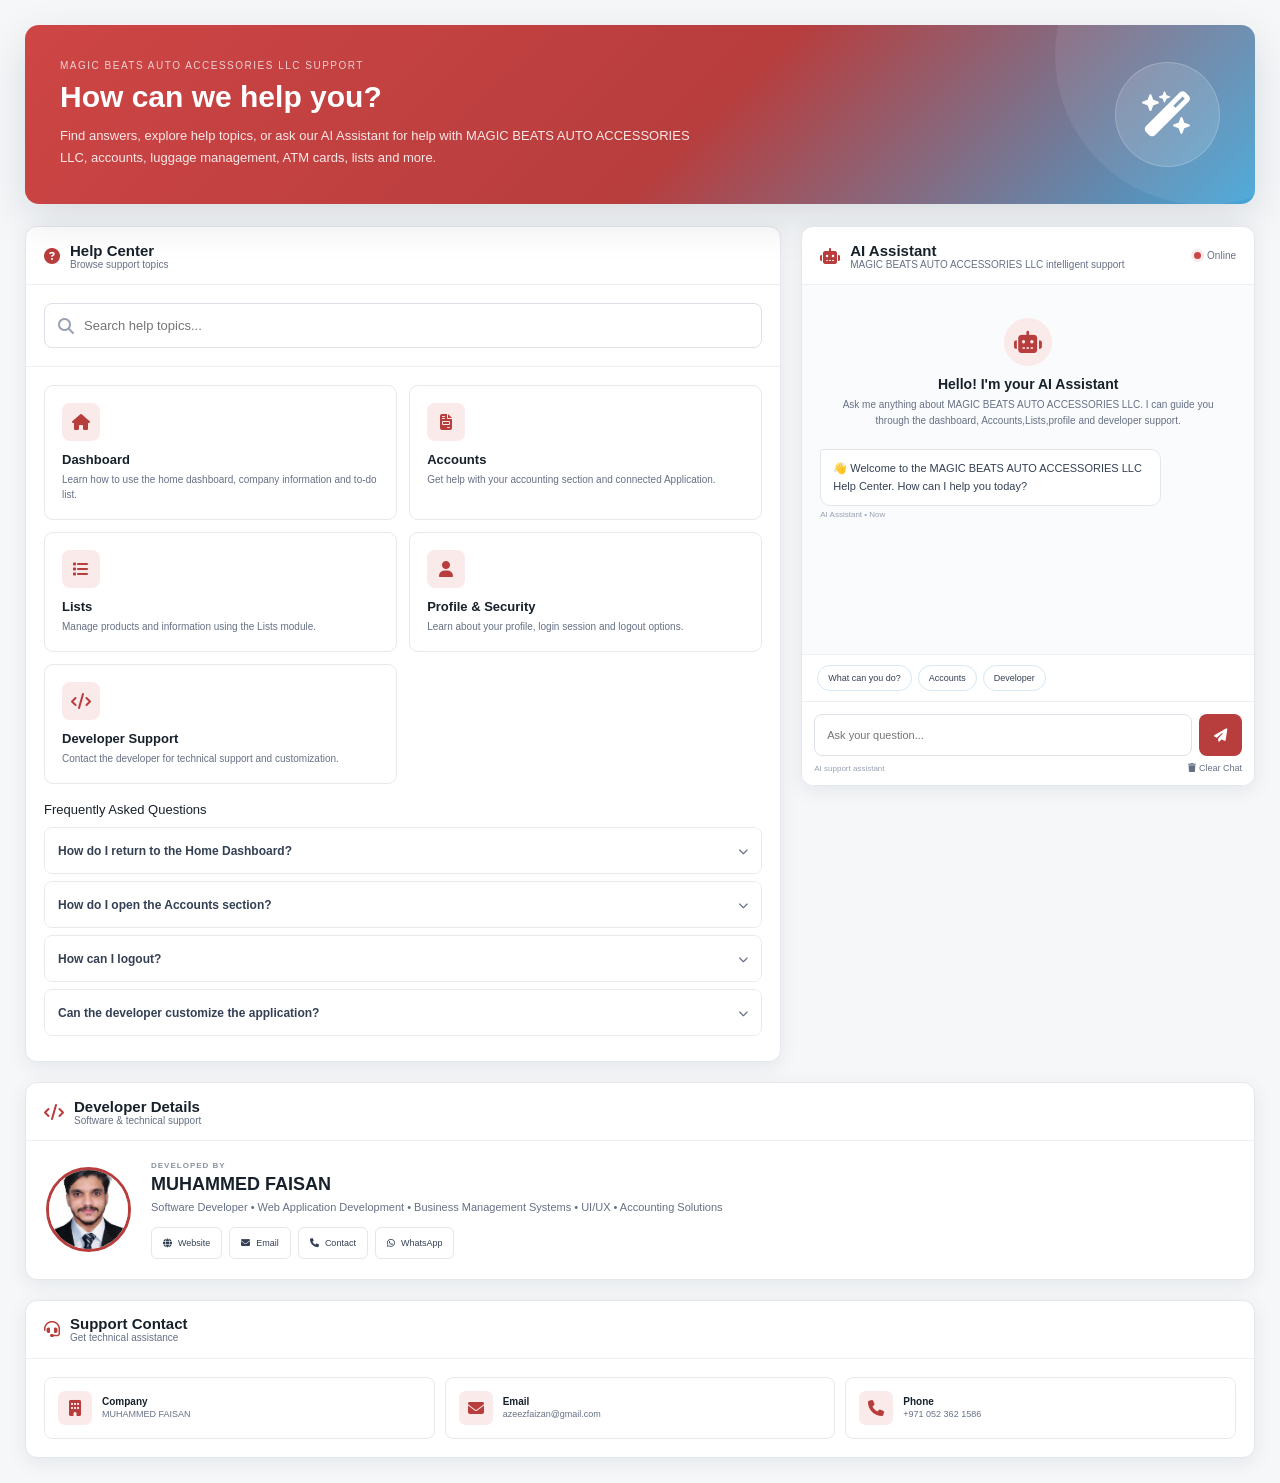
<file: help.html>
<!DOCTYPE html>
<html lang="en">

<head>
    <meta charset="UTF-8">
    <meta name="viewport" content="width=device-width, initial-scale=1.0">

    <title>Help Center - MAGIC BEATS AUTO ACCESSORIES LLC</title>

    <link rel="icon" href="images/blacklo.png">

    <link rel="stylesheet" href="https://cdnjs.cloudflare.com/ajax/libs/font-awesome/6.5.1/css/all.min.css">

    <style>
        /* =========================================================
   GLOBAL
========================================================= */

        :root {
            --green: #CE4545;
            --green2: #B83D3D;
            --green3: #D95A5A;
            --green-light: #FBEAEA;

            --text: #17212b;
            --muted: #667085;
            --border: #e5e7eb;
            --bg: #f5f7f9;
            --white: #ffffff;

            --danger: #dc2626;

            --shadow: 0 5px 20px rgba(15, 23, 42, .07);
            --shadow-lg: 0 15px 45px rgba(15, 23, 42, .12);
        }

        * {
            margin: 0;
            padding: 0;
            box-sizing: border-box;
            font-family: "Segoe UI", Arial, sans-serif;
        }

        html,
        body {
            width: 100%;
            min-height: 100%;
        }

        body {
            background: var(--bg);
            color: var(--text);
        }


        /* =========================================================
   APP
========================================================= */

        .app {
            width: 100%;
            min-height: 100vh;
        }


        /* =========================================================
   HEADER
========================================================= */

        .header {
            height: 72px;
            background: #fff;
            border-bottom: 1px solid var(--border);

            display: flex;
            align-items: center;
            justify-content: space-between;

            padding: 0 28px;

            position: sticky;
            top: 0;
            z-index: 1000;
        }

        .header-left {
            display: flex;
            align-items: center;
            gap: 14px;
        }

        .logo {
            width: 48px;
            height: 48px;
            object-fit: contain;
        }

        .header-title {
            display: flex;
            flex-direction: column;
        }

        .header-title strong {
            font-size: 15px;
            color: var(--text);
        }

        .header-title span {
            font-size: 10px;
            color: var(--muted);
            margin-top: 2px;
        }

        .header-right {
            display: flex;
            align-items: center;
            gap: 10px;
        }

        .back-btn {
            height: 40px;
            padding: 0 14px;

            border: 1px solid var(--border);
            background: #fff;
            border-radius: 7px;

            cursor: pointer;

            display: flex;
            align-items: center;
            gap: 8px;

            color: #344054;
            font-size: 12px;
            font-weight: 600;

            transition: .2s;
        }

        .back-btn:hover {
            background: var(--green-light);
            color: var(--green2);
            border-color: #B8DDF2;
        }


        /* =========================================================
   MAIN
========================================================= */

        .main {
            width: 100%;
            max-width: 1500px;
            margin: auto;

            padding: 25px;
        }


        /* =========================================================
   HERO
========================================================= */

        .hero {
            background:
                linear-gradient(135deg,
                    #CE4545 0%,
                    #B83D3D 55%,
                    #42A5D8 100%);

            border-radius: 14px;

            padding: 35px;

            color: white;

            display: flex;
            align-items: center;
            justify-content: space-between;

            gap: 30px;

            margin-bottom: 22px;

            box-shadow: var(--shadow-lg);

            overflow: hidden;

            position: relative;
        }

        .hero::after {
            content: "";

            position: absolute;

            width: 300px;
            height: 300px;

            right: -100px;
            top: -120px;

            border-radius: 50%;

            background: rgba(255, 255, 255, .07);
        }

        .hero-content {
            position: relative;
            z-index: 2;
        }

        .hero-label {
            font-size: 10px;
            text-transform: uppercase;
            letter-spacing: 1.5px;
            opacity: .75;

            margin-bottom: 8px;
        }

        .hero h1 {
            font-size: 30px;
            line-height: 1.2;

            margin-bottom: 10px;
        }

        .hero p {
            max-width: 650px;

            font-size: 13px;
            line-height: 1.7;

            opacity: .88;
        }

        .ai-hero-icon {
            width: 105px;
            height: 105px;

            border-radius: 50%;

            background: rgba(255, 255, 255, .13);

            border: 1px solid rgba(255, 255, 255, .2);

            display: flex;
            align-items: center;
            justify-content: center;

            font-size: 45px;

            position: relative;
            z-index: 2;
        }


        /* =========================================================
   LAYOUT
========================================================= */

        .help-layout {
            display: grid;

            grid-template-columns:
                minmax(0, 1.25fr) minmax(350px, .75fr);

            gap: 20px;

            align-items: start;
        }


        /* =========================================================
   PANEL
========================================================= */

        .panel {
            background: #fff;

            border: 1px solid var(--border);

            border-radius: 12px;

            box-shadow: var(--shadow);

            overflow: hidden;
        }

        .panel-header {
            min-height: 58px;

            padding: 0 18px;

            border-bottom: 1px solid #edf0f2;

            display: flex;
            align-items: center;
            justify-content: space-between;
        }

        .panel-header-left {
            display: flex;
            align-items: center;
            gap: 10px;
        }

        .panel-header-left i {
            color: var(--green2);
        }

        .panel-header h2 {
            font-size: 15px;
        }

        .panel-header p {
            font-size: 10px;
            color: var(--muted);
        }


        /* =========================================================
   SEARCH
========================================================= */

        .search-area {
            padding: 18px;

            border-bottom: 1px solid #edf0f2;
        }

        .search-box {
            height: 45px;

            border: 1px solid #dce2e7;

            border-radius: 8px;

            display: flex;
            align-items: center;

            padding: 0 13px;

            gap: 10px;

            background: #fff;

            transition: .2s;
        }

        .search-box:focus-within {
            border-color: #5AA9D6;
            box-shadow: 0 0 0 3px rgba(30, 136, 199, .07);
        }

        .search-box i {
            color: #98a2b3;
        }

        .search-box input {
            width: 100%;

            border: 0;
            outline: 0;

            font-size: 13px;

            color: var(--text);
        }


        /* =========================================================
   HELP CATEGORIES
========================================================= */

        .help-categories {
            padding: 18px;

            display: grid;

            grid-template-columns:
                repeat(2, 1fr);

            gap: 12px;
        }

        .help-card {
            border: 1px solid #e6eaed;

            border-radius: 9px;

            padding: 17px;

            cursor: pointer;

            transition: .2s;

            background: #fff;
        }

        .help-card:hover {
            transform: translateY(-2px);

            border-color: #B8DDF2;

            background: #F8FCFF;

            box-shadow: 0 8px 20px rgba(15, 23, 42, .06);
        }

        .help-card-icon {
            width: 38px;
            height: 38px;

            border-radius: 8px;

            background: var(--green-light);

            display: flex;
            align-items: center;
            justify-content: center;

            color: var(--green2);

            margin-bottom: 11px;
        }

        .help-card h3 {
            font-size: 13px;

            margin-bottom: 5px;
        }

        .help-card p {
            font-size: 10px;

            line-height: 1.5;

            color: var(--muted);
        }


        /* =========================================================
   FAQ
========================================================= */

        .faq-section {
            padding: 0 18px 18px;
        }

        .faq-title {
            font-size: 13px;
            margin-bottom: 10px;
        }

        .faq {
            border: 1px solid #e7eaed;

            border-radius: 8px;

            margin-bottom: 7px;

            overflow: hidden;
        }

        .faq-question {
            width: 100%;

            border: 0;

            background: #fff;

            min-height: 45px;

            padding: 0 13px;

            display: flex;
            align-items: center;
            justify-content: space-between;

            cursor: pointer;

            text-align: left;

            font-size: 12px;
            font-weight: 600;

            color: #344054;
        }

        .faq-question i {
            font-size: 10px;

            transition: .2s;

            color: #667085;
        }

        .faq-answer {
            display: none;

            padding: 0 13px 13px;

            font-size: 11px;

            line-height: 1.7;

            color: var(--muted);

            background: #fff;
        }

        .faq.open .faq-answer {
            display: block;
        }

        .faq.open .faq-question i {
            transform: rotate(180deg);
        }


        /* =========================================================
   AI ASSISTANT
========================================================= */

        .ai-panel {
            position: sticky;
            top: 92px;
        }

        .ai-status {
            display: flex;
            align-items: center;
            gap: 6px;

            font-size: 10px;
            color: #667085;
        }

        .status-dot {
            width: 7px;
            height: 7px;

            border-radius: 50%;

            background: #CE4545;

            box-shadow: 0 0 0 3px #FBEAEA;
        }


        /* =========================================================
   CHAT
========================================================= */

        .chat-container {
            height: 500px;

            display: flex;
            flex-direction: column;
        }

        .chat-messages {
            flex: 1;

            overflow-y: auto;

            padding: 18px;

            background: #fafbfc;

            scroll-behavior: smooth;
        }

        .chat-welcome {
            text-align: center;

            padding: 15px 10px 20px;
        }

        .ai-avatar {
            width: 48px;
            height: 48px;

            border-radius: 50%;

            margin: 0 auto 10px;

            background: var(--green-light);

            color: var(--green2);

            display: flex;
            align-items: center;
            justify-content: center;

            font-size: 22px;
        }

        .chat-welcome h3 {
            font-size: 14px;
            margin-bottom: 5px;
        }

        .chat-welcome p {
            font-size: 10px;
            color: var(--muted);

            line-height: 1.6;
        }


        /* =========================================================
   MESSAGE
========================================================= */

        .message {
            display: flex;

            margin-bottom: 13px;

            animation: messageIn .25s ease;
        }

        @keyframes messageIn {
            from {
                opacity: 0;
                transform: translateY(5px);
            }

            to {
                opacity: 1;
                transform: translateY(0);
            }
        }

        .message.user {
            justify-content: flex-end;
        }

        .message-content {
            max-width: 82%;
        }

        .message-bubble {
            padding: 10px 12px;

            border-radius: 10px;

            font-size: 11px;

            line-height: 1.6;

            word-wrap: break-word;
        }

        .message.ai .message-bubble {
            background: #fff;

            border: 1px solid #e3e7ea;

            color: #344054;

            border-top-left-radius: 3px;
        }

        .message.user .message-bubble {
            background: var(--green2);

            color: #fff;

            border-top-right-radius: 3px;
        }

        .message-time {
            font-size: 8px;

            color: #98a2b3;

            margin-top: 4px;
        }

        .message.user .message-time {
            text-align: right;
        }


        /* =========================================================
   TYPING
========================================================= */

        .typing {
            display: flex;
            align-items: center;

            gap: 4px;
        }

        .typing span {
            width: 5px;
            height: 5px;

            border-radius: 50%;

            background: #98a2b3;

            animation: typing .9s infinite;
        }

        .typing span:nth-child(2) {
            animation-delay: .15s;
        }

        .typing span:nth-child(3) {
            animation-delay: .3s;
        }

        @keyframes typing {

            0%,
            60%,
            100% {
                transform: translateY(0);
            }

            30% {
                transform: translateY(-4px);
            }

        }


        /* =========================================================
   SUGGESTIONS
========================================================= */

        .suggestions {
            padding: 10px 15px;

            display: flex;

            gap: 6px;

            overflow-x: auto;

            border-top: 1px solid #edf0f2;

            background: #fff;
        }

        .suggestion {
            flex-shrink: 0;

            border: 1px solid #D5E8F4;

            background: #fff;

            border-radius: 20px;

            padding: 7px 10px;

            font-size: 9px;

            color: #344054;

            cursor: pointer;

            transition: .2s;
        }

        .suggestion:hover {
            background: var(--green-light);
            color: var(--green2);
            border-color: #B8DDF2;
        }


        /* =========================================================
   CHAT INPUT
========================================================= */

        .chat-input-area {
            padding: 12px;

            border-top: 1px solid #edf0f2;

            background: #fff;
        }

        .chat-input {
            display: flex;

            gap: 7px;
        }

        .chat-input input {
            flex: 1;

            height: 42px;

            border: 1px solid #dce2e7;

            border-radius: 8px;

            padding: 0 12px;

            outline: 0;

            font-size: 11px;
        }

        .chat-input input:focus {
            border-color: #5AA9D6;
        }

        .send-btn {
            width: 43px;
            height: 42px;

            border: 0;

            border-radius: 8px;

            background: var(--green2);

            color: #fff;

            cursor: pointer;

            transition: .2s;
        }

        .send-btn:hover {
            background: #176B9F;
        }

        .send-btn:disabled {
            opacity: .5;
            cursor: not-allowed;
        }

        .chat-tools {
            display: flex;
            align-items: center;
            justify-content: space-between;

            margin-top: 7px;
        }

        .chat-tools span {
            font-size: 8px;
            color: #98a2b3;
        }

        .clear-chat {
            border: 0;
            background: none;

            color: #667085;

            cursor: pointer;

            font-size: 9px;
        }

        .clear-chat:hover {
            color: var(--danger);
        }


        /* =========================================================
   DEVELOPER
========================================================= */

        .developer-panel {
            margin-top: 20px;
        }

        .developer-body {
            padding: 20px;

            display: flex;

            align-items: center;

            gap: 20px;
        }

        .developer-photo {
            width: 85px;
            height: 85px;

            min-width: 85px;

            border-radius: 50%;

            overflow: hidden;

            border: 3px solid var(--green2);

            background: var(--green-light);
        }

        .developer-photo img {
            width: 100%;
            height: 100%;

            object-fit: cover;
        }

        .developer-info {
            flex: 1;
        }

        .developer-info small {
            display: block;

            color: #8a949e;

            text-transform: uppercase;

            font-size: 8px;

            letter-spacing: 1px;

            font-weight: 700;

            margin-bottom: 4px;
        }

        .developer-info h2 {
            font-size: 18px;

            margin-bottom: 4px;
        }

        .developer-info p {
            color: var(--muted);

            font-size: 11px;

            line-height: 1.6;
        }

        .developer-links {
            display: flex;

            gap: 7px;

            margin-top: 10px;
        }

        .developer-link {
            height: 32px;

            padding: 0 11px;

            border: 1px solid var(--border);

            border-radius: 6px;

            background: #fff;

            display: flex;

            align-items: center;

            gap: 6px;

            color: #344054;

            text-decoration: none;

            font-size: 9px;

            transition: .2s;
        }

        .developer-link:hover {
            background: var(--green-light);

            color: var(--green2);

            border-color: #B8DDF2;
        }


        /* =========================================================
   QUICK CONTACT
========================================================= */

        .contact-grid {
            padding: 18px;

            display: grid;

            grid-template-columns:
                repeat(3, 1fr);

            gap: 10px;
        }

        .contact-item {
            border: 1px solid #e7eaed;

            border-radius: 8px;

            padding: 13px;

            display: flex;

            align-items: center;

            gap: 10px;
        }

        .contact-icon {
            width: 34px;
            height: 34px;

            border-radius: 7px;

            background: var(--green-light);

            color: var(--green2);

            display: flex;
            align-items: center;
            justify-content: center;
        }

        .contact-item strong {
            display: block;

            font-size: 10px;
        }

        .contact-item span {
            display: block;

            font-size: 9px;

            color: var(--muted);

            margin-top: 2px;

            word-break: break-word;
        }


        /* =========================================================
   MOBILE
========================================================= */

        @media(max-width:1000px) {

            .help-layout {
                grid-template-columns: 1fr;
            }

            .ai-panel {
                position: relative;
                top: auto;
            }

            .chat-container {
                height: 550px;
            }

        }


        @media(max-width:700px) {

            .header {
                height: 62px;
                padding: 0 13px;
            }

            .logo {
                width: 40px;
                height: 40px;
            }

            .header-title strong {
                font-size: 13px;
            }

            .back-btn span {
                display: none;
            }

            .back-btn {
                width: 38px;
                padding: 0;

                justify-content: center;
            }

            .main {
                padding: 13px;
            }

            .hero {
                padding: 25px 20px;

                min-height: 190px;
            }

            .hero h1 {
                font-size: 23px;
            }

            .hero p {
                font-size: 11px;
            }

            .ai-hero-icon {
                width: 70px;
                height: 70px;

                min-width: 70px;

                font-size: 28px;
            }

            .help-categories {
                grid-template-columns: 1fr;
            }

            .developer-body {
                flex-direction: column;

                align-items: flex-start;
            }

            .contact-grid {
                grid-template-columns: 1fr;
            }

            .chat-container {
                height: 520px;
            }

        }


        @media(max-width:450px) {

            .hero {
                flex-direction: column;

                align-items: flex-start;
            }

            .ai-hero-icon {
                display: none;
            }

            .message-content {
                max-width: 90%;
            }

        }


        /* =========================================================
   NO RESULTS
========================================================= */

        .no-results {
            padding: 25px;

            text-align: center;

            color: #98a2b3;

            font-size: 11px;

            display: none;
        }
    </style>
</head>


<body>

    <div class="app">


        <!-- =====================================================
     HEADER
===================================================== -->

        



        <!-- =====================================================
     MAIN
===================================================== -->

        <main class="main">


            <!-- =====================================================
     HERO
===================================================== -->

            <section class="hero">

                <div class="hero-content">

                    <div class="hero-label">
                        MAGIC BEATS AUTO ACCESSORIES LLC Support
                    </div>

                    <h1>
                        How can we help you?
                    </h1>

                    <p>
                        Find answers, explore help topics, or ask our AI
                        Assistant for help with MAGIC BEATS AUTO ACCESSORIES LLC, accounts,
                        luggage management, ATM cards, lists and more.
                    </p>

                </div>


                <div class="ai-hero-icon">

                    <i class="fa-solid fa-wand-magic-sparkles"></i>

                </div>

            </section>



            <!-- =====================================================
     HELP + AI
===================================================== -->

            <div class="help-layout">


                <!-- =====================================================
     LEFT HELP CENTER
===================================================== -->

                <section class="panel">


                    <div class="panel-header">

                        <div class="panel-header-left">

                            <i class="fa-solid fa-circle-question"></i>

                            <div>

                                <h2>
                                    Help Center
                                </h2>

                                <p>
                                    Browse support topics
                                </p>

                            </div>

                        </div>

                    </div>



                    <!-- SEARCH -->

                    <div class="search-area">

                        <div class="search-box">

                            <i class="fa-solid fa-magnifying-glass"></i>

                            <input type="text" id="helpSearch" placeholder="Search help topics..." autocomplete="off">

                        </div>

                    </div>



                    <!-- CATEGORIES -->

                    <div class="help-categories" id="helpCategories">


                        <div class="help-card" data-search="dashboard home dashboard company information todo"
                            onclick="askAI('How do I use the Home Dashboard?')">

                            <div class="help-card-icon">

                                <i class="fa-solid fa-house"></i>

                            </div>

                            <h3>
                                Dashboard
                            </h3>

                            <p>
                                Learn how to use the home dashboard,
                                company information and to-do list.
                            </p>

                        </div>



                        <div class="help-card" data-search="accounts accounting google sheets accounts"
                            onclick="askAI('How does the Accounts section work?')">

                            <div class="help-card-icon">

                                <i class="fa-solid fa-file-invoice"></i>

                            </div>

                            <h3>
                                Accounts
                            </h3>

                            <p>
                                Get help with your accounting section
                                and connected Application.
                            </p>

                        </div>


                        <div class="help-card" data-search="lists products product list inventory"
                            onclick="askAI('How do I use the Lists section?')">

                            <div class="help-card-icon">

                                <i class="fa-solid fa-list"></i>

                            </div>

                            <h3>
                                Lists
                            </h3>

                            <p>
                                Manage products and information using
                                the Lists module.
                            </p>

                        </div>



                        <div class="help-card" data-search="profile logout login account"
                            onclick="askAI('How do I manage my profile and logout?')">

                            <div class="help-card-icon">

                                <i class="fa-solid fa-user"></i>

                            </div>

                            <h3>
                                Profile & Security
                            </h3>

                            <p>
                                Learn about your profile, login session
                                and logout options.
                            </p>

                        </div>



                        <div class="help-card" data-search="developer support contact software developer"
                            onclick="askAI('How can I contact the developer?')">

                            <div class="help-card-icon">

                                <i class="fa-solid fa-code"></i>

                            </div>

                            <h3>
                                Developer Support
                            </h3>

                            <p>
                                Contact the developer for technical
                                support and customization.
                            </p>

                        </div>


                    </div>


                    <div class="no-results" id="noResults">

                        <i class="fa-solid fa-magnifying-glass"></i>

                        <br><br>

                        No matching help topics found.

                    </div>



                    <!-- =================================================
         FAQ
    ================================================== -->

                    <div class="faq-section">

                        <div class="faq-title">
                            Frequently Asked Questions
                        </div>



                        <div class="faq">

                            <button class="faq-question" onclick="toggleFAQ(this)">

                                How do I return to the Home Dashboard?

                                <i class="fa-solid fa-chevron-down"></i>

                            </button>

                            <div class="faq-answer">

                                Click the Back to App button at the top.
                                You can then use the Home option in the
                                main navigation to return to the dashboard.

                            </div>

                        </div>



                        <div class="faq">

                            <button class="faq-question" onclick="toggleFAQ(this)">

                                How do I open the Accounts section?

                                <i class="fa-solid fa-chevron-down"></i>

                            </button>

                            <div class="faq-answer">

                                Open the main MAGIC BEATS AUTO ACCESSORIES LLC navigation and
                                select Accounts. The Accounts module loads
                                the connected  inside the application.

                            </div>

                        </div>



                        <div class="faq">

                            <button class="faq-question" onclick="toggleFAQ(this)">

                                How can I logout?

                                <i class="fa-solid fa-chevron-down"></i>

                            </button>

                            <div class="faq-answer">

                                Open your profile menu and select Logout.
                                Your current login session will be removed
                                from local storage.

                            </div>

                        </div>



                        <div class="faq">

                            <button class="faq-question" onclick="toggleFAQ(this)">

                                Can the developer customize the application?

                                <i class="fa-solid fa-chevron-down"></i>

                            </button>

                            <div class="faq-answer">

                                Yes. The developer can modify the interface,
                                add modules, connect databases and APIs,
                                improve the accounting workflow and add
                                additional functionality.

                            </div>

                        </div>

                    </div>

                </section>



                <!-- =====================================================
     AI ASSISTANT
===================================================== -->

                <section class="panel ai-panel">


                    <div class="panel-header">

                        <div class="panel-header-left">

                            <i class="fa-solid fa-robot"></i>

                            <div>

                                <h2>
                                    AI Assistant
                                </h2>

                                <p>
                                    MAGIC BEATS AUTO ACCESSORIES LLC intelligent support
                                </p>

                            </div>

                        </div>


                        <div class="ai-status">

                            <span class="status-dot"></span>

                            Online

                        </div>

                    </div>



                    <div class="chat-container">


                        <!-- CHAT MESSAGES -->

                        <div class="chat-messages" id="chatMessages">


                            <div class="chat-welcome">

                                <div class="ai-avatar">

                                    <i class="fa-solid fa-robot"></i>

                                </div>

                                <h3>
                                    Hello! I'm your AI Assistant
                                </h3>

                                <p>
                                    Ask me anything about MAGIC BEATS AUTO ACCESSORIES LLC.
                                    I can guide you through the dashboard,
                                    Accounts,Lists,profile and developer support.
                                </p>

                            </div>


                            <div class="message ai">

                                <div class="message-content">

                                    <div class="message-bubble">

                                        👋 Welcome to the MAGIC BEATS AUTO ACCESSORIES LLC Help Center.
                                        How can I help you today?

                                    </div>

                                    <div class="message-time">

                                        AI Assistant • Now

                                    </div>

                                </div>

                            </div>


                        </div>



                        <!-- SUGGESTIONS -->

                        <div class="suggestions">

                            <button class="suggestion" onclick="askAI('What can you help me with?')">
                                What can you do?
                            </button>

                            <button class="suggestion" onclick="askAI('How do I use Accounts?')">
                                Accounts
                            </button>

                            <button class="suggestion" onclick="askAI('How can I contact the developer?')">
                                Developer
                            </button>

                        </div>



                        <!-- INPUT -->

                        <div class="chat-input-area">

                            <div class="chat-input">

                                <input type="text" id="chatInput" placeholder="Ask your question..." autocomplete="off">

                                <button class="send-btn" id="sendBtn" onclick="sendMessage()">

                                    <i class="fa-solid fa-paper-plane"></i>

                                </button>

                            </div>


                            <div class="chat-tools">

                                <span>
                                    AI support assistant
                                </span>

                                <button class="clear-chat" onclick="clearChat()">

                                    <i class="fa-solid fa-trash"></i>

                                    Clear Chat

                                </button>

                            </div>

                        </div>


                    </div>

                </section>

            </div>



            <!-- =====================================================
     DEVELOPER DETAILS
===================================================== -->

            <section class="panel developer-panel" id="developerfaisan">


                <div class="panel-header">

                    <div class="panel-header-left">

                        <i class="fa-solid fa-code"></i>

                        <div>

                            <h2>
                                Developer Details
                            </h2>

                            <p>
                                Software & technical support
                            </p>

                        </div>

                    </div>

                </div>


                <div class="developer-body">


                    <div class="developer-photo">

                        <img src="images/FAISAN.jpg" alt="Muhammed Faisan">

                    </div>


                    <div class="developer-info">

                        <small>
                            Developed By
                        </small>

                        <h2>
                            MUHAMMED FAISAN
                        </h2>

                        <p>
                            Software Developer • Web Application Development
                            • Business Management Systems • UI/UX • Accounting
                            Solutions
                        </p>


                        <div class="developer-links">

                            <a href="https://faisan333.github.io/Faisan.github.io/" target="_blank"
                                class="developer-link">

                                <i class="fa-solid fa-globe"></i>

                                Website

                            </a>


                            <a href="mailto:magicbeatsauto@gmail.com" class="developer-link">

                                <i class="fa-solid fa-envelope"></i>

                                Email

                            </a>


                            <a href="tel:+971523621586" class="developer-link">

                                <i class="fa-solid fa-phone"></i>

                                Contact

                            </a>

                            <a href="https://wa.me/971523621586?text=Hello%20Muhammed%20Faisan,%20I%20need%20support."
                                target="_blank" rel="noopener noreferrer" class="developer-link">
                                <i class="fa-brands fa-whatsapp"></i>
                                WhatsApp
                            </a>

                        </div>

                    </div>

                </div>

            </section>



            <!-- =====================================================
     CONTACT
===================================================== -->

            <section class="panel developer-panel">

                <div class="panel-header">

                    <div class="panel-header-left">

                        <i class="fa-solid fa-headset"></i>

                        <div>

                            <h2>
                                Support Contact
                            </h2>

                            <p>
                                Get technical assistance
                            </p>

                        </div>

                    </div>

                </div>


                <div class="contact-grid">


                    <div class="contact-item">

                        <div class="contact-icon">

                            <i class="fa-solid fa-building"></i>

                        </div>

                        <div>

                            <strong>
                                Company
                            </strong>

                            <span>
                                MUHAMMED FAISAN
                            </span>

                        </div>

                    </div>



                    <div class="contact-item">

                        <div class="contact-icon">

                            <i class="fa-solid fa-envelope"></i>

                        </div>

                        <div>

                            <strong>
                                Email
                            </strong>

                            <span>
                                azeezfaizan@gmail.com
                            </span>

                        </div>

                    </div>



                    <div class="contact-item">

                        <div class="contact-icon">

                            <i class="fa-solid fa-phone"></i>

                        </div>

                        <div>

                            <strong>
                                Phone
                            </strong>

                            <span>
                                +971 052 362 1586
                            </span>

                        </div>

                    </div>


                </div>

            </section>


        </main>

    </div>



    <script>

        /* =========================================================
           BACK TO APP
        ========================================================= */

        // function goBack() {

        //     window.location.href = "accounts.html";

        // }


        /* =========================================================
           FAQ
        ========================================================= */

        function toggleFAQ(button) {

            const faq =
                button.parentElement;

            faq.classList.toggle("open");

        }


        /* =========================================================
           HELP SEARCH
        ========================================================= */

        const helpSearch =
            document.getElementById("helpSearch");

        const helpCards =
            document.querySelectorAll(".help-card");

        const noResults =
            document.getElementById("noResults");


        helpSearch.addEventListener(
            "input",
            function () {

                const query =
                    this.value
                        .toLowerCase()
                        .trim();

                let visible = 0;


                helpCards.forEach(
                    function (card) {

                        const searchText =
                            card.dataset.search
                                .toLowerCase();

                        if (
                            searchText.includes(query)
                        ) {

                            card.style.display =
                                "";

                            visible++;

                        } else {

                            card.style.display =
                                "none";

                        }

                    }
                );


                if (visible === 0) {

                    noResults.style.display =
                        "block";

                } else {

                    noResults.style.display =
                        "none";

                }

            }
        );


        /* =========================================================
           AI CHAT
        ========================================================= */

        const chatMessages =
            document.getElementById(
                "chatMessages"
            );

        const chatInput =
            document.getElementById(
                "chatInput"
            );

        const sendBtn =
            document.getElementById(
                "sendBtn"
            );


        /* =========================================================
           TIME
        ========================================================= */

        function getTime() {

            return new Date()
                .toLocaleTimeString(
                    [],
                    {
                        hour: "2-digit",
                        minute: "2-digit"
                    }
                );

        }


        /* =========================================================
           ADD MESSAGE
        ========================================================= */

        function addMessage(
            text,
            type
        ) {

            const message =
                document.createElement(
                    "div"
                );

            message.className =
                "message " + type;


            const content =
                document.createElement(
                    "div"
                );

            content.className =
                "message-content";


            const bubble =
                document.createElement(
                    "div"
                );

            bubble.className =
                "message-bubble";


            /*
               Convert simple line breaks
               to HTML safely.
            */

            bubble.innerHTML =
                escapeHTML(text)
                    .replace(
                        /\n/g,
                        "<br>"
                    );


            const time =
                document.createElement(
                    "div"
                );

            time.className =
                "message-time";


            time.innerText =
                type === "ai"
                    ? "AI Assistant • " + getTime()
                    : "You • " + getTime();


            content.appendChild(
                bubble
            );

            content.appendChild(
                time
            );

            message.appendChild(
                content
            );

            chatMessages.appendChild(
                message
            );


            chatMessages.scrollTop =
                chatMessages.scrollHeight;

        }


        /* =========================================================
           ESCAPE HTML
        ========================================================= */

        function escapeHTML(text) {

            const div =
                document.createElement(
                    "div"
                );

            div.innerText =
                text;

            return div.innerHTML;

        }


        /* =========================================================
           TYPING INDICATOR
        ========================================================= */

        function showTyping() {

            const message =
                document.createElement(
                    "div"
                );

            message.className =
                "message ai";

            message.id =
                "typingMessage";


            message.innerHTML = `

        <div class="message-content">

            <div class="message-bubble">

                <div class="typing">

                    <span></span>
                    <span></span>
                    <span></span>

                </div>

            </div>

        </div>

    `;


            chatMessages.appendChild(
                message
            );

            chatMessages.scrollTop =
                chatMessages.scrollHeight;

        }


        function hideTyping() {

            const typing =
                document.getElementById(
                    "typingMessage"
                );

            if (typing) {

                typing.remove();

            }

        }


        /* =========================================================
           AI KNOWLEDGE BASE
        ========================================================= */

        function getAIResponse(question) {

            const q =
                question
                    .toLowerCase()
                    .trim();


            /* GREETING */

            if (
                q.includes("hello") ||
                q.includes("hi") ||
                q.includes("hey")
            ) {

                return `
Hello! 👋

I'm the MAGIC BEATS AUTO ACCESSORIES LLC AI Assistant.

I can help you with:

• Dashboard
• Accounts
• Lists
• Profile & Logout
• Developer Support

What would you like to know?
`;

            }


            /* WHAT CAN YOU DO */

            if (
                q.includes("what can you do") ||
                q.includes("help me")
            ) {

                return `
I can guide you through the MAGIC BEATS AUTO ACCESSORIES LLC.

For example, you can ask:

• "How do I open Accounts?"
• "How do I use Lists?"
• "How do I logout?"
• "How can I contact the developer?"
Choose one of the sections or ask your question directly.
`;

            }


            /* DASHBOARD */

            if (
                q.includes("dashboard") ||
                q.includes("home")
            ) {

                return `
The Home Dashboard is the main page of MAGIC BEATS AUTO ACCESSORIES LLC.

It provides quick access to:

• Company Information
• Contact information
• Bank information
• Credit card information
• Today's To-Do List
• Main application modules

You can return to the Dashboard by selecting Home in the main navigation.
`;

            }


            /* ACCOUNTS */

            if (
                q.includes("account") ||
                q.includes("accounting")
            ) {

                return `
The Accounts section is designed for your accounting records.

To open it:

1. Return to the main MAGIC BEATS AUTO ACCESSORIES LLC.
2. Select "Accounts".
3. The connected Accounts Application will open inside the application.

If the Application does not load, check your internet connection and make sure the Application is accessible.
`;

            }


            /* HT LUGGAGE */

            if (
                q.includes("ht luggage") ||
                q.includes("ht")
            ) {

                return `
HT Luggage is available from the main navigation.

Select:

HT Luggage

The application loads the HT luggage module inside the page.

If you want additional features such as search, filtering, stock management or product editing, these can be added to the module.
`;

            }


            /* IT LUGGAGE */

            if (
                q.includes("it luggage") ||
                q.includes("it luggage")
            ) {

                return `
IT Luggage is available from the main navigation.

Select:

IT Luggage

The application will open the IT luggage module.

The module can also be extended with product search, inventory, pricing, images and other management features.
`;

            }


            /* ATM */

            if (
                q.includes("atm") ||
                q.includes("card")
            ) {

                return `
The ATM Cards section is designed to manage your ATM card information.

Open the main application and select:

ATM Cards

From there you can use the connected ATM card module.

For security, avoid sharing complete card numbers publicly.
`;

            }


            /* LISTS */

            if (
                q.includes("list") ||
                q.includes("product")
            ) {

                return `
The Lists section is used for product and list management.

Open:

Lists

The application loads the product list module.

Depending on your setup, the module can contain:

• Product name
• Product code
• Category
• Price
• Stock
• Images
• Search
• Product details
`;

            }


            /* PROFILE */

            if (
                q.includes("profile") ||
                q.includes("logout") ||
                q.includes("sign out")
            ) {

                return `
To logout from MAGIC BEATS AUTO ACCESSORIES LLC:

1. Open your profile.
2. Select Logout.
3. Your current login session will be cleared.
4. The application will return to the login page.

If you are using the mobile version, the Logout option is available inside the mobile menu.
`;

            }


            /* DEVELOPER */

            if (
                q.includes("developer") ||
                q.includes("contact") ||
                q.includes("faisan")
            ) {

                return `
Developer Support

Developed By:

MUHAMMED FAISAN

Company Support

Email:
azeezfaizan@gmail.com

Phone:
+971 052 362 1586

You can use the Developer Details section below to contact the developer.
`;

            }


            /* SECURITY */

            if (
                q.includes("security") ||
                q.includes("password") ||
                q.includes("safe")
            ) {

                return `
For better security:

• Do not share passwords.
• Do not share complete card numbers.
• Do not expose private banking information.
• Use Logout when finished.
• Keep your browser and device secure.

For sensitive banking information, use secure communication with the authorized user or administrator.
`;

            }


            /* GOOGLE */

            if (
                q.includes("google") ||
                q.includes("spreadsheet") ||
                q.includes("sheet")
            ) {

                return `
The Accounts module uses a Google Spreadsheet loaded inside an iframe.

If it does not display correctly:

1. Check your internet connection.
2. Open the Google Sheet directly.
3. Make sure you have permission to access it.
4. Check whether browser restrictions are blocking the embedded page.
`;

            }


            /* ERROR */

            if (
                q.includes("error") ||
                q.includes("not working") ||
                q.includes("problem") ||
                q.includes("issue")
            ) {

                return `
Let's troubleshoot the problem.

First check:

1. Refresh the page.
2. Check your internet connection.
3. Confirm the related HTML file exists.
4. Check browser Console for JavaScript errors.
5. Confirm image paths such as images/FAISAN.jpg are correct.
6. If using Google Sheets, verify access permissions.

If you tell me the exact error message, I can help identify the cause.
`;

            }


            /* THANKS */

            if (
                q.includes("thank") ||
                q.includes("thanks")
            ) {

                return `
You're welcome! 😊

I'm always here to help with the MAGIC BEATS AUTO ACCESSORIES LLC.

If you have another question, just type it below.
`;

            }


            /* DEFAULT */

            return `
I understand your question, but I don't have a specific answer for that in my current MAGIC BEATS AUTO ACCESSORIES LLC knowledge base.

Try asking about:

• Dashboard
• Accounts
• HT Luggage
• IT Luggage
• ATM Cards
• Lists
• Profile
• Logout
• Security
• Developer Support

You can also describe the exact problem you're experiencing, and I'll guide you through troubleshooting.
`;

        }


        /* =========================================================
           SEND MESSAGE
        ========================================================= */

        function sendMessage() {

            const text =
                chatInput.value.trim();


            if (text === "") {

                return;

            }


            addMessage(
                text,
                "user"
            );


            chatInput.value = "";

            sendBtn.disabled =
                true;


            showTyping();


            /*
               Simulated AI processing.
        
               Replace this section later with
               your real AI API/backend call.
            */

            setTimeout(
                function () {

                    hideTyping();

                    const response =
                        getAIResponse(
                            text
                        );

                    addMessage(
                        response,
                        "ai"
                    );

                    sendBtn.disabled =
                        false;

                    chatInput.focus();

                },
                700 +
                Math.random() * 700
            );

        }


        /* =========================================================
           ASK AI FROM BUTTON
        ========================================================= */

        function askAI(question) {

            chatInput.value =
                question;

            sendMessage();


            /*
               On mobile, automatically
               scroll to AI assistant.
            */

            document
                .querySelector(".ai-panel")
                .scrollIntoView({
                    behavior: "smooth",
                    block: "start"
                });

        }


        /* =========================================================
           ENTER KEY
        ========================================================= */

        chatInput.addEventListener(
            "keydown",
            function (e) {

                if (
                    e.key === "Enter" &&
                    !e.shiftKey
                ) {

                    e.preventDefault();

                    sendMessage();

                }

            }
        );


        /* =========================================================
           CLEAR CHAT
        ========================================================= */

        function clearChat() {

            chatMessages.innerHTML = `

        <div class="chat-welcome">

            <div class="ai-avatar">

                <i class="fa-solid fa-robot"></i>

            </div>

            <h3>
                Hello! I'm your AI Assistant
            </h3>

            <p>
                Ask me anything about MAGIC BEATS AUTO ACCESSORIES LLC.
            </p>

        </div>

    `;


            addMessage(
                "Chat cleared. How can I help you?",
                "ai"
            );

        }


        /* =========================================================
           LOGIN CHECK
        ========================================================= */

        if (
            localStorage.getItem("isLoggedIn") !== "true"
        ) {

            /*
               If you want this page to work without
               login, remove this block.
        
               Current behavior matches your
               existing MAGIC BEATS AUTO ACCESSORIES LLC login system.
            */

            // window.location.href = "index.html";

        }

    </script>

</body>

</html>
</file>
